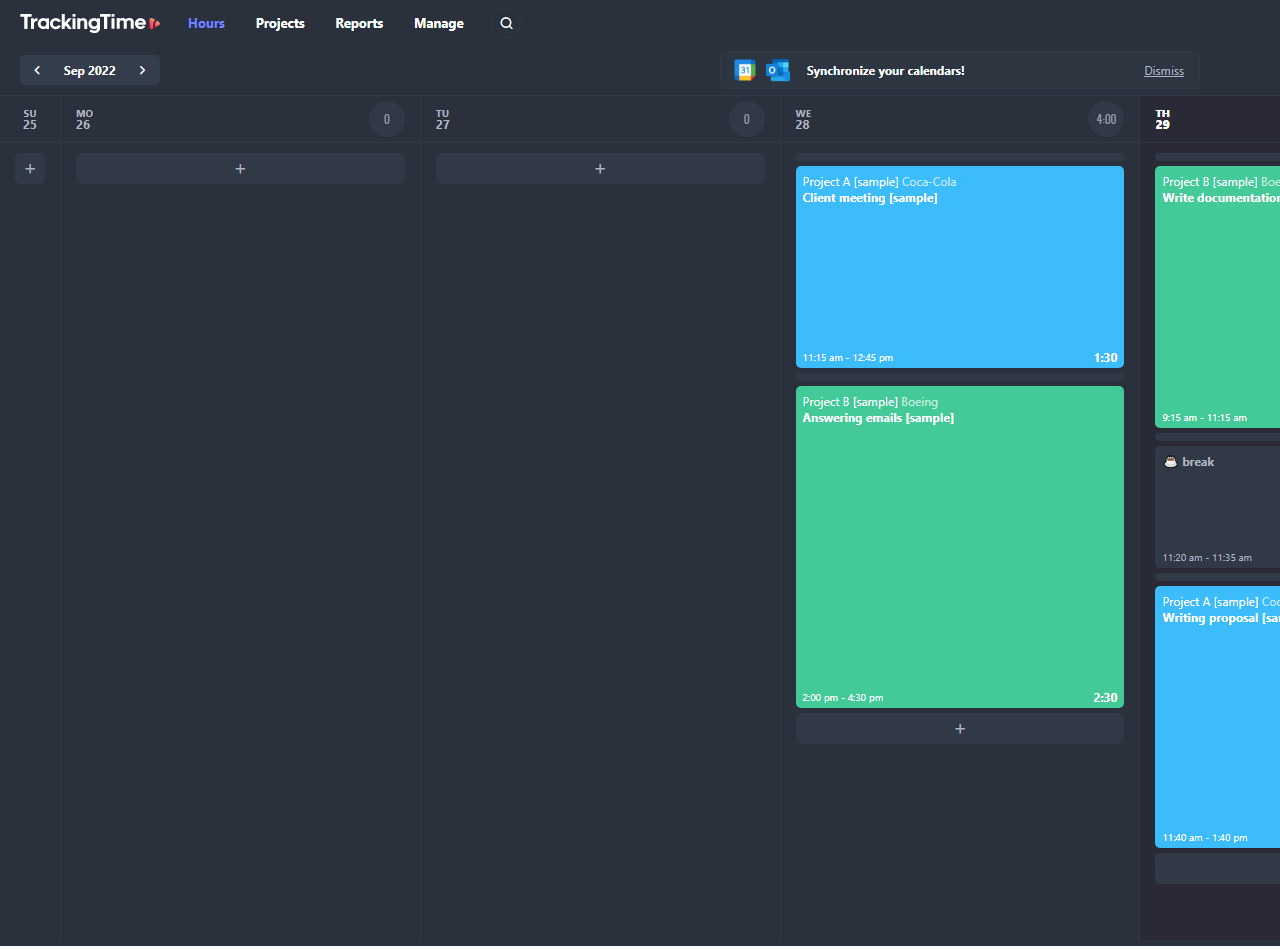
<file: table.html>
<!DOCTYPE html>
<html lang="en">
<head>
    <meta charset="UTF-8">
    <meta http-equiv="X-UA-Compatible" content="IE=edge">
    <meta name="viewport" content="width=device-width, initial-scale=1.0">
    <title>TrackingTime - Stopped</title>
    <link rel="icon" type="image/x-icon" href="https://trackingtime.co/wp-content/themes/trackingtime-v5/favicon.ico">
    <style>
        *{
            margin: 0px;
        }
    </style>
</head>
<body>
    <img src="./images/table.png" alt="">
</body>
</html>
</file>
